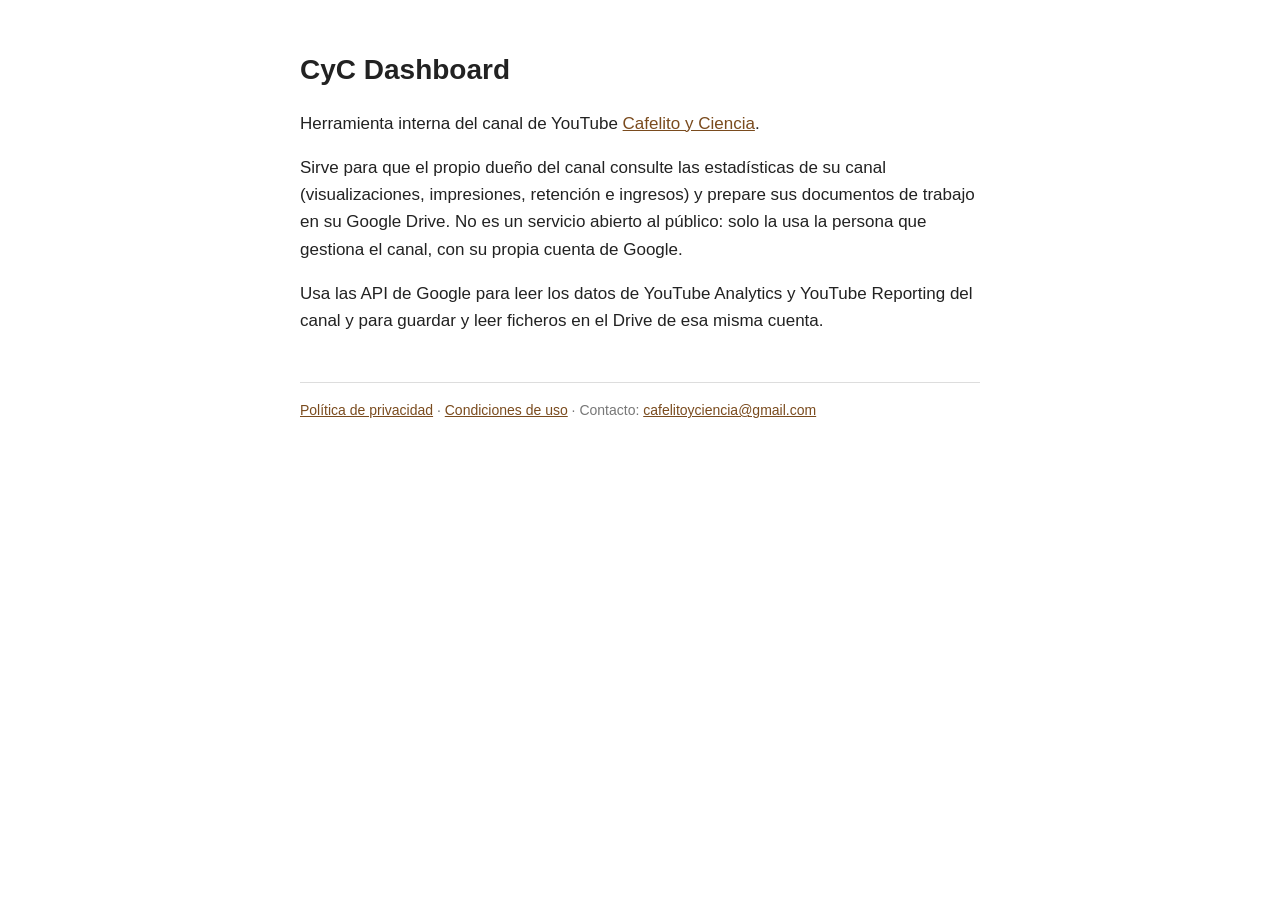
<file: index.html>
<!doctype html>
<html lang="es">
<head>
<meta charset="utf-8">
<meta name="viewport" content="width=device-width,initial-scale=1">
<meta name="google-site-verification" content="XYdd8WHG6_-pwbHl7o2Vzr8aC8ygGFA4hPmGQw6qC9U" />
<title>CyC Dashboard — Cafelito y Ciencia</title>
<link rel="stylesheet" href="estilo.css">
</head>
<body>
<h1>CyC Dashboard</h1>
<p>Herramienta interna del canal de YouTube
<a href="https://www.youtube.com/@cafelitoyciencia">Cafelito y Ciencia</a>.</p>

<p>Sirve para que el propio dueño del canal consulte las estadísticas de su canal
(visualizaciones, impresiones, retención e ingresos) y prepare sus documentos de
trabajo en su Google Drive. No es un servicio abierto al público: solo la usa la
persona que gestiona el canal, con su propia cuenta de Google.</p>

<p>Usa las API de Google para leer los datos de YouTube Analytics y YouTube Reporting
del canal y para guardar y leer ficheros en el Drive de esa misma cuenta.</p>

<footer>
<a href="privacidad.html">Política de privacidad</a> ·
<a href="condiciones.html">Condiciones de uso</a> ·
Contacto: <a href="mailto:cafelitoyciencia@gmail.com">cafelitoyciencia@gmail.com</a>
</footer>
</body>
</html>
</file>
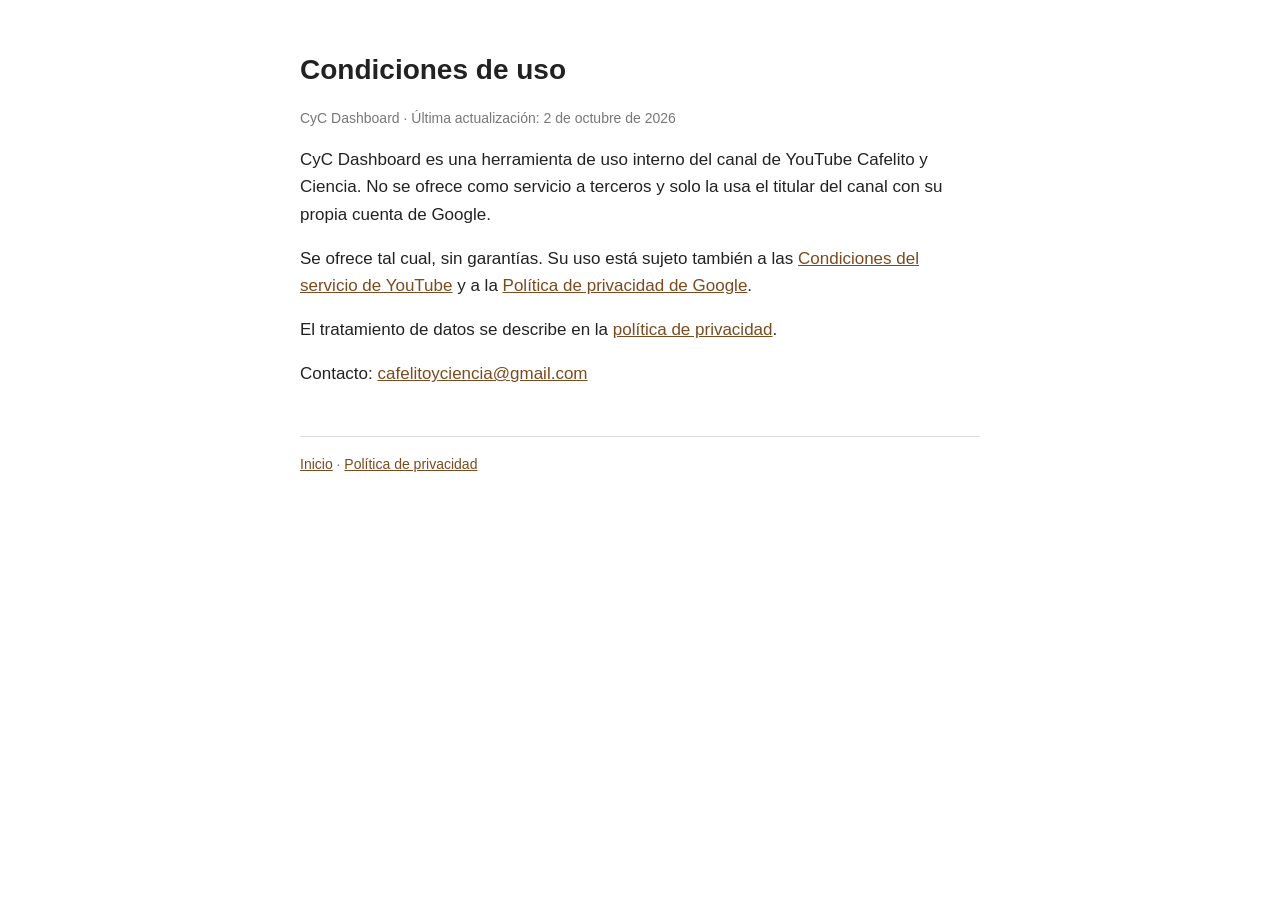
<file: condiciones.html>
<!doctype html>
<html lang="es">
<head>
<meta charset="utf-8">
<meta name="viewport" content="width=device-width,initial-scale=1">
<title>Condiciones de uso — CyC Dashboard</title>
<link rel="stylesheet" href="estilo.css">
</head>
<body>
<h1>Condiciones de uso</h1>
<p class="fecha">CyC Dashboard · Última actualización: 2 de octubre de 2026</p>

<p>CyC Dashboard es una herramienta de uso interno del canal de YouTube Cafelito y Ciencia.
No se ofrece como servicio a terceros y solo la usa el titular del canal con su propia
cuenta de Google.</p>

<p>Se ofrece tal cual, sin garantías. Su uso está sujeto también a las
<a href="https://www.youtube.com/t/terms">Condiciones del servicio de YouTube</a> y a la
<a href="https://policies.google.com/privacy">Política de privacidad de Google</a>.</p>

<p>El tratamiento de datos se describe en la <a href="privacidad.html">política de privacidad</a>.</p>

<p>Contacto: <a href="mailto:cafelitoyciencia@gmail.com">cafelitoyciencia@gmail.com</a></p>

<footer><a href="index.html">Inicio</a> · <a href="privacidad.html">Política de privacidad</a></footer>
</body>
</html>
</file>
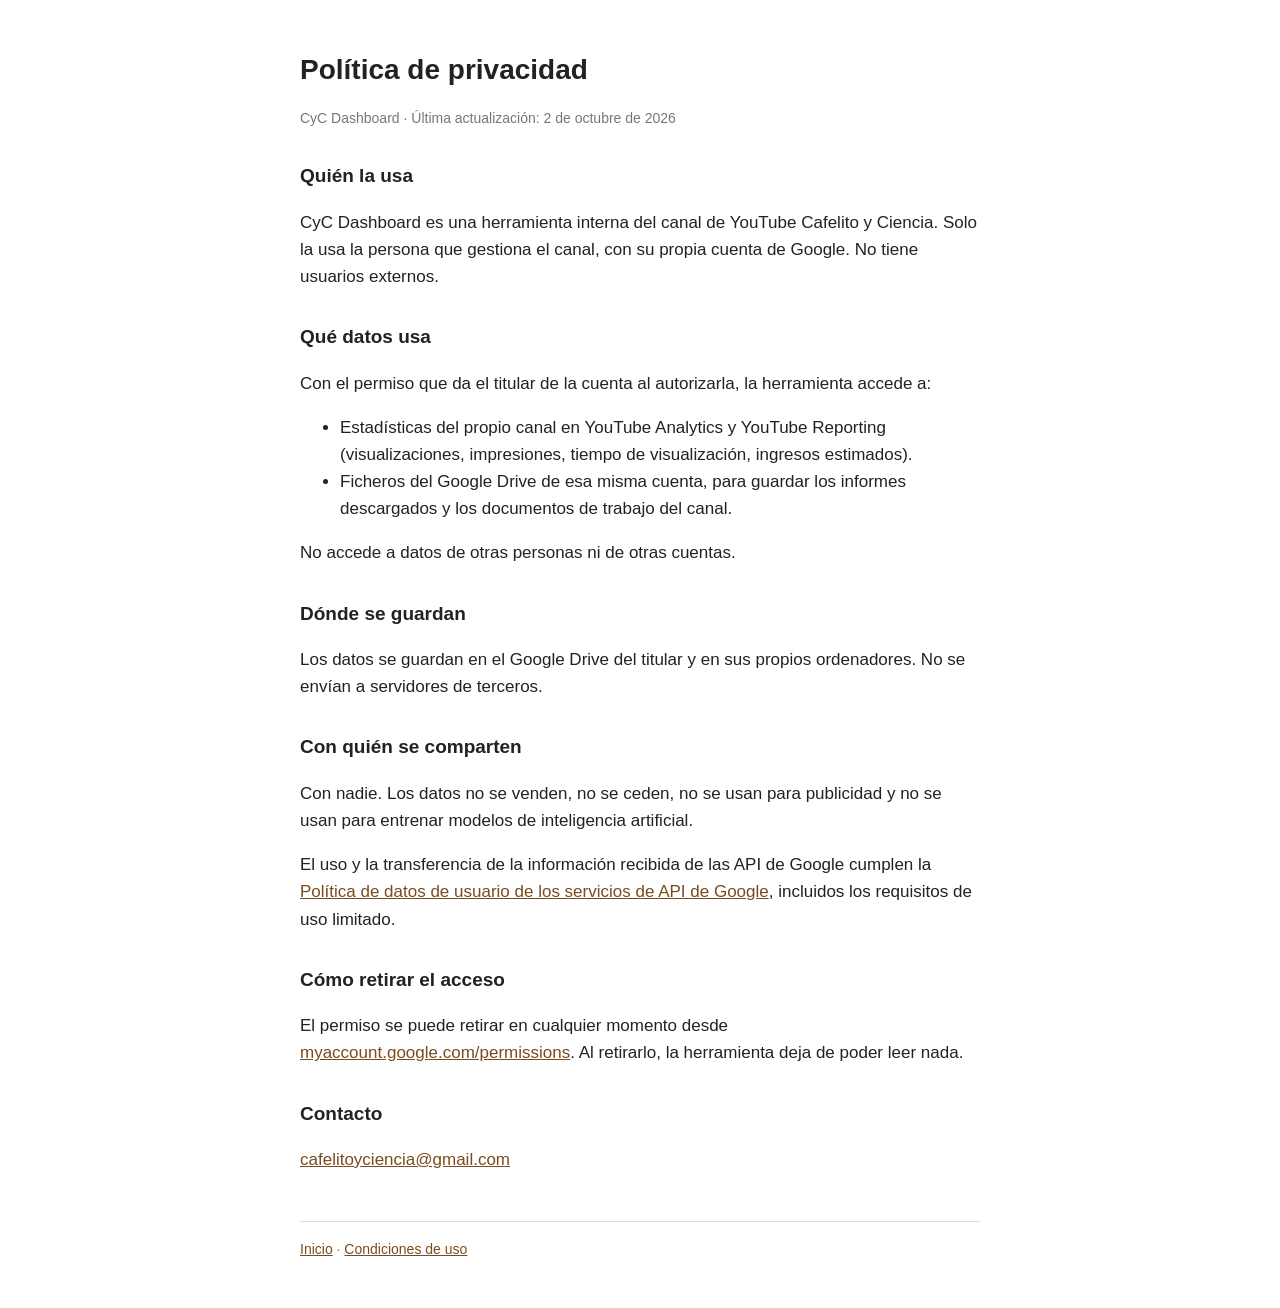
<file: privacidad.html>
<!doctype html>
<html lang="es">
<head>
<meta charset="utf-8">
<meta name="viewport" content="width=device-width,initial-scale=1">
<title>Política de privacidad — CyC Dashboard</title>
<link rel="stylesheet" href="estilo.css">
</head>
<body>
<h1>Política de privacidad</h1>
<p class="fecha">CyC Dashboard · Última actualización: 2 de octubre de 2026</p>

<h2>Quién la usa</h2>
<p>CyC Dashboard es una herramienta interna del canal de YouTube Cafelito y Ciencia.
Solo la usa la persona que gestiona el canal, con su propia cuenta de Google.
No tiene usuarios externos.</p>

<h2>Qué datos usa</h2>
<p>Con el permiso que da el titular de la cuenta al autorizarla, la herramienta accede a:</p>
<ul>
<li>Estadísticas del propio canal en YouTube Analytics y YouTube Reporting
(visualizaciones, impresiones, tiempo de visualización, ingresos estimados).</li>
<li>Ficheros del Google Drive de esa misma cuenta, para guardar los informes
descargados y los documentos de trabajo del canal.</li>
</ul>
<p>No accede a datos de otras personas ni de otras cuentas.</p>

<h2>Dónde se guardan</h2>
<p>Los datos se guardan en el Google Drive del titular y en sus propios ordenadores.
No se envían a servidores de terceros.</p>

<h2>Con quién se comparten</h2>
<p>Con nadie. Los datos no se venden, no se ceden, no se usan para publicidad y no se
usan para entrenar modelos de inteligencia artificial.</p>
<p>El uso y la transferencia de la información recibida de las API de Google cumplen la
<a href="https://developers.google.com/terms/api-services-user-data-policy">Política de
datos de usuario de los servicios de API de Google</a>, incluidos los requisitos de
uso limitado.</p>

<h2>Cómo retirar el acceso</h2>
<p>El permiso se puede retirar en cualquier momento desde
<a href="https://myaccount.google.com/permissions">myaccount.google.com/permissions</a>.
Al retirarlo, la herramienta deja de poder leer nada.</p>

<h2>Contacto</h2>
<p><a href="mailto:cafelitoyciencia@gmail.com">cafelitoyciencia@gmail.com</a></p>

<footer><a href="index.html">Inicio</a> · <a href="condiciones.html">Condiciones de uso</a></footer>
</body>
</html>
</file>
<file: estilo.css>
body{max-width:680px;margin:48px auto;padding:0 20px;font:17px/1.6 -apple-system,Segoe UI,Roboto,sans-serif;color:#222}
h1{font-size:28px;margin-bottom:4px}
h2{font-size:19px;margin-top:32px}
.fecha{color:#777;font-size:14px}
a{color:#7a4b1e}
footer{margin-top:48px;padding-top:16px;border-top:1px solid #ddd;font-size:14px;color:#777}
</file>
